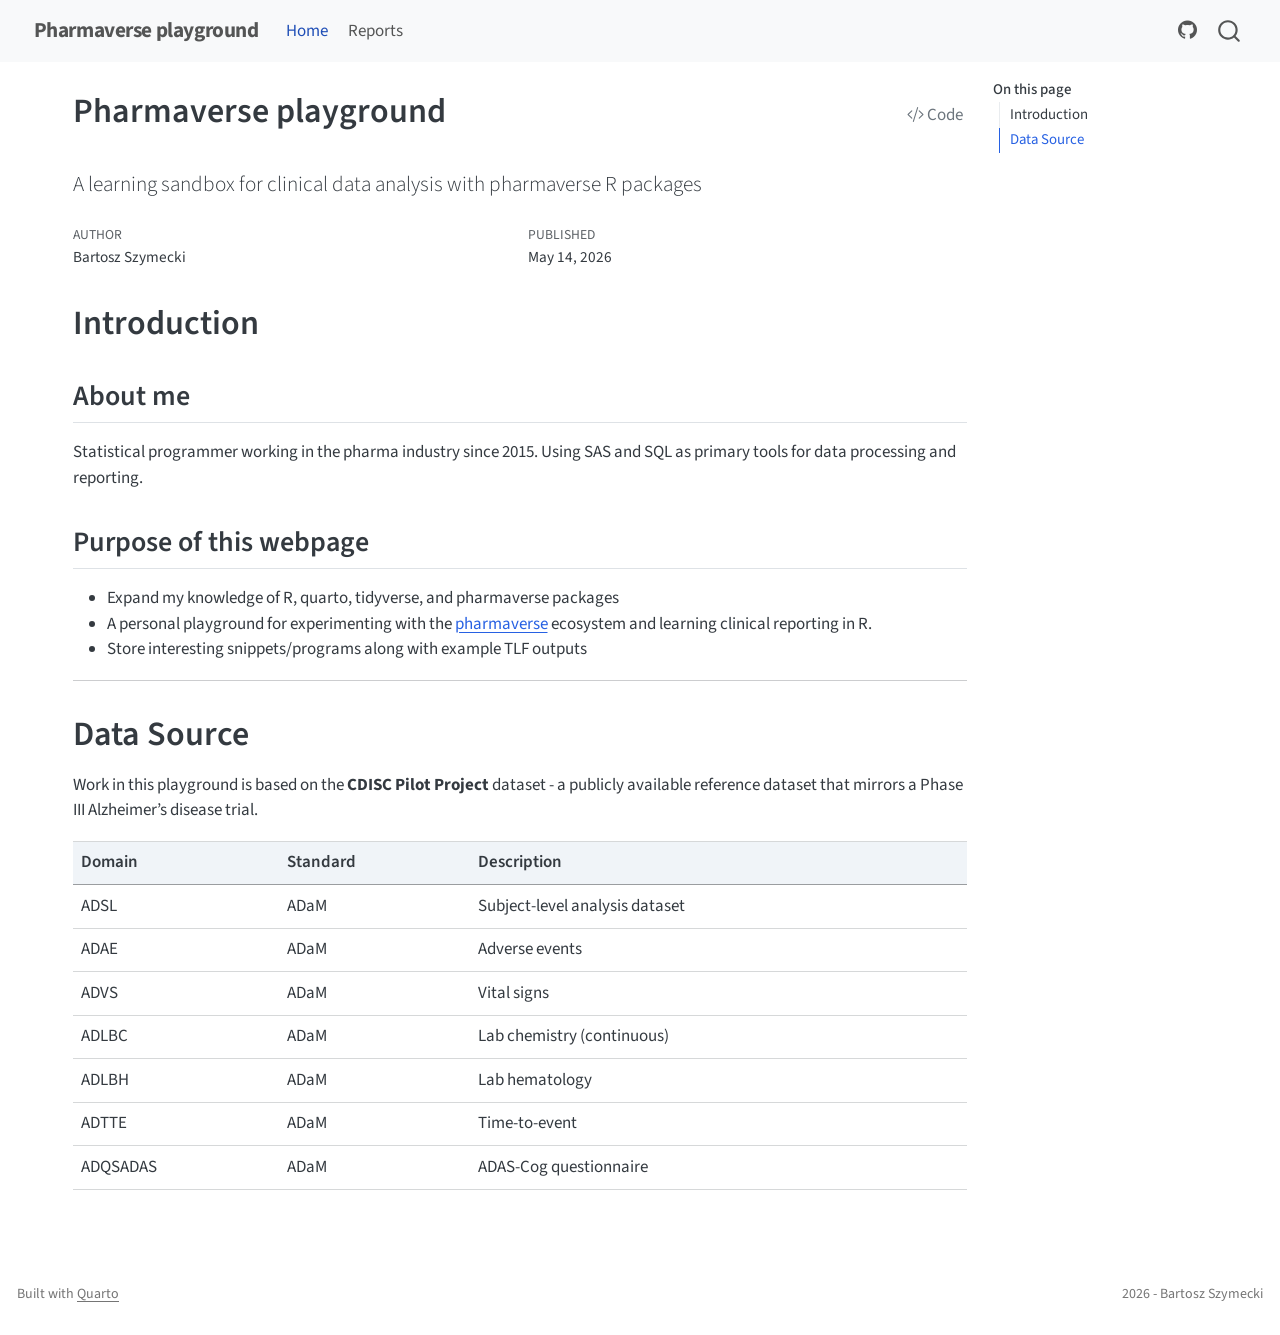
<file: docs/index.html>
<!DOCTYPE html>
<html xmlns="http://www.w3.org/1999/xhtml" lang="en" xml:lang="en"><head>

<meta charset="utf-8">
<meta name="generator" content="quarto-1.8.25">

<meta name="viewport" content="width=device-width, initial-scale=1.0, user-scalable=yes">

<meta name="author" content="Bartosz Szymecki">
<meta name="dcterms.date" content="2026-05-14">

<title>Pharmaverse playground</title>
<style>
code{white-space: pre-wrap;}
span.smallcaps{font-variant: small-caps;}
div.columns{display: flex; gap: min(4vw, 1.5em);}
div.column{flex: auto; overflow-x: auto;}
div.hanging-indent{margin-left: 1.5em; text-indent: -1.5em;}
ul.task-list{list-style: none;}
ul.task-list li input[type="checkbox"] {
  width: 0.8em;
  margin: 0 0.8em 0.2em -1em; /* quarto-specific, see https://github.com/quarto-dev/quarto-cli/issues/4556 */ 
  vertical-align: middle;
}
/* CSS for syntax highlighting */
html { -webkit-text-size-adjust: 100%; }
pre > code.sourceCode { white-space: pre; position: relative; }
pre > code.sourceCode > span { display: inline-block; line-height: 1.25; }
pre > code.sourceCode > span:empty { height: 1.2em; }
.sourceCode { overflow: visible; }
code.sourceCode > span { color: inherit; text-decoration: inherit; }
div.sourceCode { margin: 1em 0; }
pre.sourceCode { margin: 0; }
@media screen {
div.sourceCode { overflow: auto; }
}
@media print {
pre > code.sourceCode { white-space: pre-wrap; }
pre > code.sourceCode > span { text-indent: -5em; padding-left: 5em; }
}
pre.numberSource code
  { counter-reset: source-line 0; }
pre.numberSource code > span
  { position: relative; left: -4em; counter-increment: source-line; }
pre.numberSource code > span > a:first-child::before
  { content: counter(source-line);
    position: relative; left: -1em; text-align: right; vertical-align: baseline;
    border: none; display: inline-block;
    -webkit-touch-callout: none; -webkit-user-select: none;
    -khtml-user-select: none; -moz-user-select: none;
    -ms-user-select: none; user-select: none;
    padding: 0 4px; width: 4em;
  }
pre.numberSource { margin-left: 3em;  padding-left: 4px; }
div.sourceCode
  {   }
@media screen {
pre > code.sourceCode > span > a:first-child::before { text-decoration: underline; }
}
</style>


<script src="site_libs/quarto-nav/quarto-nav.js"></script>
<script src="site_libs/quarto-nav/headroom.min.js"></script>
<script src="site_libs/clipboard/clipboard.min.js"></script>
<script src="site_libs/quarto-search/autocomplete.umd.js"></script>
<script src="site_libs/quarto-search/fuse.min.js"></script>
<script src="site_libs/quarto-search/quarto-search.js"></script>
<meta name="quarto:offset" content="./">
<link href="./assets/favicon.ico" rel="icon">
<script src="site_libs/quarto-html/quarto.js" type="module"></script>
<script src="site_libs/quarto-html/tabsets/tabsets.js" type="module"></script>
<script src="site_libs/quarto-html/axe/axe-check.js" type="module"></script>
<script src="site_libs/quarto-html/popper.min.js"></script>
<script src="site_libs/quarto-html/tippy.umd.min.js"></script>
<script src="site_libs/quarto-html/anchor.min.js"></script>
<link href="site_libs/quarto-html/tippy.css" rel="stylesheet">
<link href="site_libs/quarto-html/quarto-syntax-highlighting-065a5179aebd64318d7ea99d77b64a9e.css" rel="stylesheet" id="quarto-text-highlighting-styles">
<script src="site_libs/bootstrap/bootstrap.min.js"></script>
<link href="site_libs/bootstrap/bootstrap-icons.css" rel="stylesheet">
<link href="site_libs/bootstrap/bootstrap-e0d81f5b98095564a3c0a39beb4727aa.min.css" rel="stylesheet" append-hash="true" id="quarto-bootstrap" data-mode="light">
<script id="quarto-search-options" type="application/json">{
  "location": "navbar",
  "copy-button": false,
  "collapse-after": 3,
  "panel-placement": "end",
  "type": "overlay",
  "limit": 50,
  "keyboard-shortcut": [
    "f",
    "/",
    "s"
  ],
  "show-item-context": false,
  "language": {
    "search-no-results-text": "No results",
    "search-matching-documents-text": "matching documents",
    "search-copy-link-title": "Copy link to search",
    "search-hide-matches-text": "Hide additional matches",
    "search-more-match-text": "more match in this document",
    "search-more-matches-text": "more matches in this document",
    "search-clear-button-title": "Clear",
    "search-text-placeholder": "",
    "search-detached-cancel-button-title": "Cancel",
    "search-submit-button-title": "Submit",
    "search-label": "Search"
  }
}</script>


<link rel="stylesheet" href="assets/styles.css">
</head>

<body class="nav-fixed quarto-light">

<div id="quarto-search-results"></div>
  <header id="quarto-header" class="headroom fixed-top">
    <nav class="navbar navbar-expand-lg " data-bs-theme="dark">
      <div class="navbar-container container-fluid">
      <div class="navbar-brand-container mx-auto">
    <a href="./index.html" class="navbar-brand navbar-brand-logo">
    </a>
    <a class="navbar-brand" href="./index.html">
    <span class="navbar-title">Pharmaverse playground</span>
    </a>
  </div>
            <div id="quarto-search" class="" title="Search"></div>
          <button class="navbar-toggler" type="button" data-bs-toggle="collapse" data-bs-target="#navbarCollapse" aria-controls="navbarCollapse" role="menu" aria-expanded="false" aria-label="Toggle navigation" onclick="if (window.quartoToggleHeadroom) { window.quartoToggleHeadroom(); }">
  <span class="navbar-toggler-icon"></span>
</button>
          <div class="collapse navbar-collapse" id="navbarCollapse">
            <ul class="navbar-nav navbar-nav-scroll me-auto">
  <li class="nav-item">
    <a class="nav-link active" href="./index.html" aria-current="page"> 
<span class="menu-text">Home</span></a>
  </li>  
  <li class="nav-item">
    <a class="nav-link" href="./reports/index.html"> 
<span class="menu-text">Reports</span></a>
  </li>  
</ul>
            <ul class="navbar-nav navbar-nav-scroll ms-auto">
  <li class="nav-item compact">
    <a class="nav-link" href="https://github.com/brtkl/r_002_pharmaverse_playground"> <i class="bi bi-github" role="img">
</i> 
<span class="menu-text"></span></a>
  </li>  
</ul>
          </div> <!-- /navcollapse -->
            <div class="quarto-navbar-tools">
</div>
      </div> <!-- /container-fluid -->
    </nav>
</header>
<!-- content -->
<div id="quarto-content" class="quarto-container page-columns page-rows-contents page-layout-full page-navbar">
<!-- sidebar -->
<!-- margin-sidebar -->
    <div id="quarto-margin-sidebar" class="sidebar margin-sidebar">
        <nav id="TOC" role="doc-toc" class="toc-active">
    <h2 id="toc-title">On this page</h2>
   
  <ul>
  <li><a href="#introduction" id="toc-introduction" class="nav-link active" data-scroll-target="#introduction">Introduction</a>
  <ul class="collapse">
  <li><a href="#about-me" id="toc-about-me" class="nav-link" data-scroll-target="#about-me">About me</a></li>
  <li><a href="#purpose-of-this-webpage" id="toc-purpose-of-this-webpage" class="nav-link" data-scroll-target="#purpose-of-this-webpage">Purpose of this webpage</a></li>
  </ul></li>
  <li><a href="#data-source" id="toc-data-source" class="nav-link" data-scroll-target="#data-source">Data Source</a></li>
  </ul>
</nav>
    </div>
<!-- main -->
<main class="content column-page-left" id="quarto-document-content">

<header id="title-block-header" class="quarto-title-block default">
<div class="quarto-title">
<div class="quarto-title-block"><div><h1 class="title">Pharmaverse playground</h1><button type="button" class="btn code-tools-button" id="quarto-code-tools-source"><i class="bi"></i> Code</button></div></div>
<p class="subtitle lead">A learning sandbox for clinical data analysis with pharmaverse R packages</p>
</div>



<div class="quarto-title-meta column-page-left">

    <div>
    <div class="quarto-title-meta-heading">Author</div>
    <div class="quarto-title-meta-contents">
             <p>Bartosz Szymecki </p>
          </div>
  </div>
    
    <div>
    <div class="quarto-title-meta-heading">Published</div>
    <div class="quarto-title-meta-contents">
      <p class="date">May 14, 2026</p>
    </div>
  </div>
  
    
  </div>
  


</header>


<section id="introduction" class="level1">
<h1>Introduction</h1>
<section id="about-me" class="level2">
<h2 class="anchored" data-anchor-id="about-me">About me</h2>
<p>Statistical programmer working in the pharma industry since 2015. Using SAS and SQL as primary tools for data processing and reporting.</p>
</section>
<section id="purpose-of-this-webpage" class="level2">
<h2 class="anchored" data-anchor-id="purpose-of-this-webpage">Purpose of this webpage</h2>
<ul>
<li>Expand my knowledge of R, quarto, tidyverse, and pharmaverse packages</li>
<li>A personal playground for experimenting with the <a href="https://pharmaverse.org">pharmaverse</a> ecosystem and learning clinical reporting in R.</li>
<li>Store interesting snippets/programs along with example TLF outputs</li>
</ul>
<hr>
</section>
</section>
<section id="data-source" class="level1">
<h1>Data Source</h1>
<p>Work in this playground is based on the <strong>CDISC Pilot Project</strong> dataset - a publicly available reference dataset that mirrors a Phase III Alzheimer’s disease trial.</p>
<table class="caption-top table">
<thead>
<tr class="header">
<th>Domain</th>
<th>Standard</th>
<th>Description</th>
</tr>
</thead>
<tbody>
<tr class="odd">
<td>ADSL</td>
<td>ADaM</td>
<td>Subject-level analysis dataset</td>
</tr>
<tr class="even">
<td>ADAE</td>
<td>ADaM</td>
<td>Adverse events</td>
</tr>
<tr class="odd">
<td>ADVS</td>
<td>ADaM</td>
<td>Vital signs</td>
</tr>
<tr class="even">
<td>ADLBC</td>
<td>ADaM</td>
<td>Lab chemistry (continuous)</td>
</tr>
<tr class="odd">
<td>ADLBH</td>
<td>ADaM</td>
<td>Lab hematology</td>
</tr>
<tr class="even">
<td>ADTTE</td>
<td>ADaM</td>
<td>Time-to-event</td>
</tr>
<tr class="odd">
<td>ADQSADAS</td>
<td>ADaM</td>
<td>ADAS-Cog questionnaire</td>
</tr>
</tbody>
</table>
<!--
---

# Pharmaverse Packages Explored

| Package | Purpose |
|---------|---------|
| [admiral](https://pharmaverse.github.io/admiral/) | ADaM dataset derivation |
| [teal](https://pharmaverse.github.io/teal/) | Interactive Shiny exploratory apps |
| [rtables](https://insightsengineering.github.io/rtables/) | Table structure and rendering |
| [tern](https://insightsengineering.github.io/tern/) | Clinical trial analysis functions |
| [riskmetric](https://pharmaverse.github.io/riskmetric/) | Package risk assessment |
| [gtsummary](https://www.danieldsjoberg.com/gtsummary/) | Publication-ready summary tables |

---
-->


<!-- -->

</section>

</main> <!-- /main -->
<script id="quarto-html-after-body" type="application/javascript">
  window.document.addEventListener("DOMContentLoaded", function (event) {
    const icon = "";
    const anchorJS = new window.AnchorJS();
    anchorJS.options = {
      placement: 'right',
      icon: icon
    };
    anchorJS.add('.anchored');
    const isCodeAnnotation = (el) => {
      for (const clz of el.classList) {
        if (clz.startsWith('code-annotation-')) {                     
          return true;
        }
      }
      return false;
    }
    const onCopySuccess = function(e) {
      // button target
      const button = e.trigger;
      // don't keep focus
      button.blur();
      // flash "checked"
      button.classList.add('code-copy-button-checked');
      var currentTitle = button.getAttribute("title");
      button.setAttribute("title", "Copied!");
      let tooltip;
      if (window.bootstrap) {
        button.setAttribute("data-bs-toggle", "tooltip");
        button.setAttribute("data-bs-placement", "left");
        button.setAttribute("data-bs-title", "Copied!");
        tooltip = new bootstrap.Tooltip(button, 
          { trigger: "manual", 
            customClass: "code-copy-button-tooltip",
            offset: [0, -8]});
        tooltip.show();    
      }
      setTimeout(function() {
        if (tooltip) {
          tooltip.hide();
          button.removeAttribute("data-bs-title");
          button.removeAttribute("data-bs-toggle");
          button.removeAttribute("data-bs-placement");
        }
        button.setAttribute("title", currentTitle);
        button.classList.remove('code-copy-button-checked');
      }, 1000);
      // clear code selection
      e.clearSelection();
    }
    const getTextToCopy = function(trigger) {
      const outerScaffold = trigger.parentElement.cloneNode(true);
      const codeEl = outerScaffold.querySelector('code');
      for (const childEl of codeEl.children) {
        if (isCodeAnnotation(childEl)) {
          childEl.remove();
        }
      }
      return codeEl.innerText;
    }
    const clipboard = new window.ClipboardJS('.code-copy-button:not([data-in-quarto-modal])', {
      text: getTextToCopy
    });
    clipboard.on('success', onCopySuccess);
    if (window.document.getElementById('quarto-embedded-source-code-modal')) {
      const clipboardModal = new window.ClipboardJS('.code-copy-button[data-in-quarto-modal]', {
        text: getTextToCopy,
        container: window.document.getElementById('quarto-embedded-source-code-modal')
      });
      clipboardModal.on('success', onCopySuccess);
    }
    const viewSource = window.document.getElementById('quarto-view-source') ||
                       window.document.getElementById('quarto-code-tools-source');
    if (viewSource) {
      const sourceUrl = viewSource.getAttribute("data-quarto-source-url");
      viewSource.addEventListener("click", function(e) {
        if (sourceUrl) {
          // rstudio viewer pane
          if (/\bcapabilities=\b/.test(window.location)) {
            window.open(sourceUrl);
          } else {
            window.location.href = sourceUrl;
          }
        } else {
          const modal = new bootstrap.Modal(document.getElementById('quarto-embedded-source-code-modal'));
          modal.show();
        }
        return false;
      });
    }
    function toggleCodeHandler(show) {
      return function(e) {
        const detailsSrc = window.document.querySelectorAll(".cell > details > .sourceCode");
        for (let i=0; i<detailsSrc.length; i++) {
          const details = detailsSrc[i].parentElement;
          if (show) {
            details.open = true;
          } else {
            details.removeAttribute("open");
          }
        }
        const cellCodeDivs = window.document.querySelectorAll(".cell > .sourceCode");
        const fromCls = show ? "hidden" : "unhidden";
        const toCls = show ? "unhidden" : "hidden";
        for (let i=0; i<cellCodeDivs.length; i++) {
          const codeDiv = cellCodeDivs[i];
          if (codeDiv.classList.contains(fromCls)) {
            codeDiv.classList.remove(fromCls);
            codeDiv.classList.add(toCls);
          } 
        }
        return false;
      }
    }
    const hideAllCode = window.document.getElementById("quarto-hide-all-code");
    if (hideAllCode) {
      hideAllCode.addEventListener("click", toggleCodeHandler(false));
    }
    const showAllCode = window.document.getElementById("quarto-show-all-code");
    if (showAllCode) {
      showAllCode.addEventListener("click", toggleCodeHandler(true));
    }
      var localhostRegex = new RegExp(/^(?:http|https):\/\/localhost\:?[0-9]*\//);
      var mailtoRegex = new RegExp(/^mailto:/);
        var filterRegex = new RegExp('/' + window.location.host + '/');
      var isInternal = (href) => {
          return filterRegex.test(href) || localhostRegex.test(href) || mailtoRegex.test(href);
      }
      // Inspect non-navigation links and adorn them if external
     var links = window.document.querySelectorAll('a[href]:not(.nav-link):not(.navbar-brand):not(.toc-action):not(.sidebar-link):not(.sidebar-item-toggle):not(.pagination-link):not(.no-external):not([aria-hidden]):not(.dropdown-item):not(.quarto-navigation-tool):not(.about-link)');
      for (var i=0; i<links.length; i++) {
        const link = links[i];
        if (!isInternal(link.href)) {
          // undo the damage that might have been done by quarto-nav.js in the case of
          // links that we want to consider external
          if (link.dataset.originalHref !== undefined) {
            link.href = link.dataset.originalHref;
          }
        }
      }
    function tippyHover(el, contentFn, onTriggerFn, onUntriggerFn) {
      const config = {
        allowHTML: true,
        maxWidth: 500,
        delay: 100,
        arrow: false,
        appendTo: function(el) {
            return el.parentElement;
        },
        interactive: true,
        interactiveBorder: 10,
        theme: 'quarto',
        placement: 'bottom-start',
      };
      if (contentFn) {
        config.content = contentFn;
      }
      if (onTriggerFn) {
        config.onTrigger = onTriggerFn;
      }
      if (onUntriggerFn) {
        config.onUntrigger = onUntriggerFn;
      }
      window.tippy(el, config); 
    }
    const noterefs = window.document.querySelectorAll('a[role="doc-noteref"]');
    for (var i=0; i<noterefs.length; i++) {
      const ref = noterefs[i];
      tippyHover(ref, function() {
        // use id or data attribute instead here
        let href = ref.getAttribute('data-footnote-href') || ref.getAttribute('href');
        try { href = new URL(href).hash; } catch {}
        const id = href.replace(/^#\/?/, "");
        const note = window.document.getElementById(id);
        if (note) {
          return note.innerHTML;
        } else {
          return "";
        }
      });
    }
    const xrefs = window.document.querySelectorAll('a.quarto-xref');
    const processXRef = (id, note) => {
      // Strip column container classes
      const stripColumnClz = (el) => {
        el.classList.remove("page-full", "page-columns");
        if (el.children) {
          for (const child of el.children) {
            stripColumnClz(child);
          }
        }
      }
      stripColumnClz(note)
      if (id === null || id.startsWith('sec-')) {
        // Special case sections, only their first couple elements
        const container = document.createElement("div");
        if (note.children && note.children.length > 2) {
          container.appendChild(note.children[0].cloneNode(true));
          for (let i = 1; i < note.children.length; i++) {
            const child = note.children[i];
            if (child.tagName === "P" && child.innerText === "") {
              continue;
            } else {
              container.appendChild(child.cloneNode(true));
              break;
            }
          }
          if (window.Quarto?.typesetMath) {
            window.Quarto.typesetMath(container);
          }
          return container.innerHTML
        } else {
          if (window.Quarto?.typesetMath) {
            window.Quarto.typesetMath(note);
          }
          return note.innerHTML;
        }
      } else {
        // Remove any anchor links if they are present
        const anchorLink = note.querySelector('a.anchorjs-link');
        if (anchorLink) {
          anchorLink.remove();
        }
        if (window.Quarto?.typesetMath) {
          window.Quarto.typesetMath(note);
        }
        if (note.classList.contains("callout")) {
          return note.outerHTML;
        } else {
          return note.innerHTML;
        }
      }
    }
    for (var i=0; i<xrefs.length; i++) {
      const xref = xrefs[i];
      tippyHover(xref, undefined, function(instance) {
        instance.disable();
        let url = xref.getAttribute('href');
        let hash = undefined; 
        if (url.startsWith('#')) {
          hash = url;
        } else {
          try { hash = new URL(url).hash; } catch {}
        }
        if (hash) {
          const id = hash.replace(/^#\/?/, "");
          const note = window.document.getElementById(id);
          if (note !== null) {
            try {
              const html = processXRef(id, note.cloneNode(true));
              instance.setContent(html);
            } finally {
              instance.enable();
              instance.show();
            }
          } else {
            // See if we can fetch this
            fetch(url.split('#')[0])
            .then(res => res.text())
            .then(html => {
              const parser = new DOMParser();
              const htmlDoc = parser.parseFromString(html, "text/html");
              const note = htmlDoc.getElementById(id);
              if (note !== null) {
                const html = processXRef(id, note);
                instance.setContent(html);
              } 
            }).finally(() => {
              instance.enable();
              instance.show();
            });
          }
        } else {
          // See if we can fetch a full url (with no hash to target)
          // This is a special case and we should probably do some content thinning / targeting
          fetch(url)
          .then(res => res.text())
          .then(html => {
            const parser = new DOMParser();
            const htmlDoc = parser.parseFromString(html, "text/html");
            const note = htmlDoc.querySelector('main.content');
            if (note !== null) {
              // This should only happen for chapter cross references
              // (since there is no id in the URL)
              // remove the first header
              if (note.children.length > 0 && note.children[0].tagName === "HEADER") {
                note.children[0].remove();
              }
              const html = processXRef(null, note);
              instance.setContent(html);
            } 
          }).finally(() => {
            instance.enable();
            instance.show();
          });
        }
      }, function(instance) {
      });
    }
        let selectedAnnoteEl;
        const selectorForAnnotation = ( cell, annotation) => {
          let cellAttr = 'data-code-cell="' + cell + '"';
          let lineAttr = 'data-code-annotation="' +  annotation + '"';
          const selector = 'span[' + cellAttr + '][' + lineAttr + ']';
          return selector;
        }
        const selectCodeLines = (annoteEl) => {
          const doc = window.document;
          const targetCell = annoteEl.getAttribute("data-target-cell");
          const targetAnnotation = annoteEl.getAttribute("data-target-annotation");
          const annoteSpan = window.document.querySelector(selectorForAnnotation(targetCell, targetAnnotation));
          const lines = annoteSpan.getAttribute("data-code-lines").split(",");
          const lineIds = lines.map((line) => {
            return targetCell + "-" + line;
          })
          let top = null;
          let height = null;
          let parent = null;
          if (lineIds.length > 0) {
              //compute the position of the single el (top and bottom and make a div)
              const el = window.document.getElementById(lineIds[0]);
              top = el.offsetTop;
              height = el.offsetHeight;
              parent = el.parentElement.parentElement;
            if (lineIds.length > 1) {
              const lastEl = window.document.getElementById(lineIds[lineIds.length - 1]);
              const bottom = lastEl.offsetTop + lastEl.offsetHeight;
              height = bottom - top;
            }
            if (top !== null && height !== null && parent !== null) {
              // cook up a div (if necessary) and position it 
              let div = window.document.getElementById("code-annotation-line-highlight");
              if (div === null) {
                div = window.document.createElement("div");
                div.setAttribute("id", "code-annotation-line-highlight");
                div.style.position = 'absolute';
                parent.appendChild(div);
              }
              div.style.top = top - 2 + "px";
              div.style.height = height + 4 + "px";
              div.style.left = 0;
              let gutterDiv = window.document.getElementById("code-annotation-line-highlight-gutter");
              if (gutterDiv === null) {
                gutterDiv = window.document.createElement("div");
                gutterDiv.setAttribute("id", "code-annotation-line-highlight-gutter");
                gutterDiv.style.position = 'absolute';
                const codeCell = window.document.getElementById(targetCell);
                const gutter = codeCell.querySelector('.code-annotation-gutter');
                gutter.appendChild(gutterDiv);
              }
              gutterDiv.style.top = top - 2 + "px";
              gutterDiv.style.height = height + 4 + "px";
            }
            selectedAnnoteEl = annoteEl;
          }
        };
        const unselectCodeLines = () => {
          const elementsIds = ["code-annotation-line-highlight", "code-annotation-line-highlight-gutter"];
          elementsIds.forEach((elId) => {
            const div = window.document.getElementById(elId);
            if (div) {
              div.remove();
            }
          });
          selectedAnnoteEl = undefined;
        };
          // Handle positioning of the toggle
      window.addEventListener(
        "resize",
        throttle(() => {
          elRect = undefined;
          if (selectedAnnoteEl) {
            selectCodeLines(selectedAnnoteEl);
          }
        }, 10)
      );
      function throttle(fn, ms) {
      let throttle = false;
      let timer;
        return (...args) => {
          if(!throttle) { // first call gets through
              fn.apply(this, args);
              throttle = true;
          } else { // all the others get throttled
              if(timer) clearTimeout(timer); // cancel #2
              timer = setTimeout(() => {
                fn.apply(this, args);
                timer = throttle = false;
              }, ms);
          }
        };
      }
        // Attach click handler to the DT
        const annoteDls = window.document.querySelectorAll('dt[data-target-cell]');
        for (const annoteDlNode of annoteDls) {
          annoteDlNode.addEventListener('click', (event) => {
            const clickedEl = event.target;
            if (clickedEl !== selectedAnnoteEl) {
              unselectCodeLines();
              const activeEl = window.document.querySelector('dt[data-target-cell].code-annotation-active');
              if (activeEl) {
                activeEl.classList.remove('code-annotation-active');
              }
              selectCodeLines(clickedEl);
              clickedEl.classList.add('code-annotation-active');
            } else {
              // Unselect the line
              unselectCodeLines();
              clickedEl.classList.remove('code-annotation-active');
            }
          });
        }
    const findCites = (el) => {
      const parentEl = el.parentElement;
      if (parentEl) {
        const cites = parentEl.dataset.cites;
        if (cites) {
          return {
            el,
            cites: cites.split(' ')
          };
        } else {
          return findCites(el.parentElement)
        }
      } else {
        return undefined;
      }
    };
    var bibliorefs = window.document.querySelectorAll('a[role="doc-biblioref"]');
    for (var i=0; i<bibliorefs.length; i++) {
      const ref = bibliorefs[i];
      const citeInfo = findCites(ref);
      if (citeInfo) {
        tippyHover(citeInfo.el, function() {
          var popup = window.document.createElement('div');
          citeInfo.cites.forEach(function(cite) {
            var citeDiv = window.document.createElement('div');
            citeDiv.classList.add('hanging-indent');
            citeDiv.classList.add('csl-entry');
            var biblioDiv = window.document.getElementById('ref-' + cite);
            if (biblioDiv) {
              citeDiv.innerHTML = biblioDiv.innerHTML;
            }
            popup.appendChild(citeDiv);
          });
          return popup.innerHTML;
        });
      }
    }
  });
  </script><div class="modal fade" id="quarto-embedded-source-code-modal" tabindex="-1" aria-labelledby="quarto-embedded-source-code-modal-label" aria-hidden="true"><div class="modal-dialog modal-dialog-scrollable"><div class="modal-content"><div class="modal-header"><h5 class="modal-title" id="quarto-embedded-source-code-modal-label">Source Code</h5><button class="btn-close" data-bs-dismiss="modal"></button></div><div class="modal-body"><div class="">
<div class="code-copy-outer-scaffold"><div class="sourceCode" id="cb1" data-shortcodes="false"><pre class="sourceCode markdown code-with-copy"><code class="sourceCode markdown"><span id="cb1-1"><a href="#cb1-1" aria-hidden="true" tabindex="-1"></a><span class="co">---</span></span>
<span id="cb1-2"><a href="#cb1-2" aria-hidden="true" tabindex="-1"></a><span class="an">title:</span><span class="co"> "Pharmaverse playground"</span></span>
<span id="cb1-3"><a href="#cb1-3" aria-hidden="true" tabindex="-1"></a><span class="an">subtitle:</span><span class="co"> "A learning sandbox for clinical data analysis with pharmaverse R packages"</span></span>
<span id="cb1-4"><a href="#cb1-4" aria-hidden="true" tabindex="-1"></a><span class="an">author:</span><span class="co"> "Bartosz Szymecki"</span></span>
<span id="cb1-5"><a href="#cb1-5" aria-hidden="true" tabindex="-1"></a><span class="an">date:</span><span class="co"> "2026-05-14"</span></span>
<span id="cb1-6"><a href="#cb1-6" aria-hidden="true" tabindex="-1"></a><span class="an">page-layout:</span><span class="co"> full</span></span>
<span id="cb1-7"><a href="#cb1-7" aria-hidden="true" tabindex="-1"></a><span class="co">---</span></span>
<span id="cb1-8"><a href="#cb1-8" aria-hidden="true" tabindex="-1"></a></span>
<span id="cb1-9"><a href="#cb1-9" aria-hidden="true" tabindex="-1"></a><span class="fu"># Introduction</span></span>
<span id="cb1-10"><a href="#cb1-10" aria-hidden="true" tabindex="-1"></a></span>
<span id="cb1-11"><a href="#cb1-11" aria-hidden="true" tabindex="-1"></a><span class="fu">## About me</span></span>
<span id="cb1-12"><a href="#cb1-12" aria-hidden="true" tabindex="-1"></a></span>
<span id="cb1-13"><a href="#cb1-13" aria-hidden="true" tabindex="-1"></a>Statistical programmer working in the pharma industry since 2015. Using SAS and SQL as primary tools for data processing and reporting. </span>
<span id="cb1-14"><a href="#cb1-14" aria-hidden="true" tabindex="-1"></a></span>
<span id="cb1-15"><a href="#cb1-15" aria-hidden="true" tabindex="-1"></a><span class="fu">## Purpose of this webpage</span></span>
<span id="cb1-16"><a href="#cb1-16" aria-hidden="true" tabindex="-1"></a></span>
<span id="cb1-17"><a href="#cb1-17" aria-hidden="true" tabindex="-1"></a><span class="ss">- </span>Expand my knowledge of R, quarto, tidyverse, and pharmaverse packages</span>
<span id="cb1-18"><a href="#cb1-18" aria-hidden="true" tabindex="-1"></a><span class="ss">- </span>A personal playground for experimenting with the <span class="co">[</span><span class="ot">pharmaverse</span><span class="co">](https://pharmaverse.org)</span> ecosystem and learning clinical reporting in R.</span>
<span id="cb1-19"><a href="#cb1-19" aria-hidden="true" tabindex="-1"></a><span class="ss">- </span>Store interesting snippets/programs along with example TLF outputs </span>
<span id="cb1-20"><a href="#cb1-20" aria-hidden="true" tabindex="-1"></a></span>
<span id="cb1-21"><a href="#cb1-21" aria-hidden="true" tabindex="-1"></a>---</span>
<span id="cb1-22"><a href="#cb1-22" aria-hidden="true" tabindex="-1"></a></span>
<span id="cb1-23"><a href="#cb1-23" aria-hidden="true" tabindex="-1"></a><span class="fu"># Data Source</span></span>
<span id="cb1-24"><a href="#cb1-24" aria-hidden="true" tabindex="-1"></a></span>
<span id="cb1-25"><a href="#cb1-25" aria-hidden="true" tabindex="-1"></a>Work in this playground is based on the **CDISC Pilot Project** dataset - a publicly available reference dataset that mirrors a Phase III Alzheimer's disease trial.</span>
<span id="cb1-26"><a href="#cb1-26" aria-hidden="true" tabindex="-1"></a></span>
<span id="cb1-27"><a href="#cb1-27" aria-hidden="true" tabindex="-1"></a><span class="pp">|</span> Domain <span class="pp">|</span> Standard <span class="pp">|</span> Description <span class="pp">|</span></span>
<span id="cb1-28"><a href="#cb1-28" aria-hidden="true" tabindex="-1"></a><span class="pp">|--------|----------|-------------|</span></span>
<span id="cb1-29"><a href="#cb1-29" aria-hidden="true" tabindex="-1"></a><span class="pp">|</span> ADSL   <span class="pp">|</span> ADaM     <span class="pp">|</span> Subject-level analysis dataset <span class="pp">|</span></span>
<span id="cb1-30"><a href="#cb1-30" aria-hidden="true" tabindex="-1"></a><span class="pp">|</span> ADAE   <span class="pp">|</span> ADaM     <span class="pp">|</span> Adverse events <span class="pp">|</span></span>
<span id="cb1-31"><a href="#cb1-31" aria-hidden="true" tabindex="-1"></a><span class="pp">|</span> ADVS   <span class="pp">|</span> ADaM     <span class="pp">|</span> Vital signs <span class="pp">|</span></span>
<span id="cb1-32"><a href="#cb1-32" aria-hidden="true" tabindex="-1"></a><span class="pp">|</span> ADLBC  <span class="pp">|</span> ADaM     <span class="pp">|</span> Lab chemistry (continuous) <span class="pp">|</span></span>
<span id="cb1-33"><a href="#cb1-33" aria-hidden="true" tabindex="-1"></a><span class="pp">|</span> ADLBH  <span class="pp">|</span> ADaM     <span class="pp">|</span> Lab hematology <span class="pp">|</span></span>
<span id="cb1-34"><a href="#cb1-34" aria-hidden="true" tabindex="-1"></a><span class="pp">|</span> ADTTE  <span class="pp">|</span> ADaM     <span class="pp">|</span> Time-to-event <span class="pp">|</span></span>
<span id="cb1-35"><a href="#cb1-35" aria-hidden="true" tabindex="-1"></a><span class="pp">|</span> ADQSADAS <span class="pp">|</span> ADaM   <span class="pp">|</span> ADAS-Cog questionnaire <span class="pp">|</span></span>
<span id="cb1-36"><a href="#cb1-36" aria-hidden="true" tabindex="-1"></a></span>
<span id="cb1-37"><a href="#cb1-37" aria-hidden="true" tabindex="-1"></a><span class="co">&lt;!--</span></span>
<span id="cb1-38"><a href="#cb1-38" aria-hidden="true" tabindex="-1"></a><span class="co">---</span></span>
<span id="cb1-39"><a href="#cb1-39" aria-hidden="true" tabindex="-1"></a></span>
<span id="cb1-40"><a href="#cb1-40" aria-hidden="true" tabindex="-1"></a><span class="co"># Pharmaverse Packages Explored</span></span>
<span id="cb1-41"><a href="#cb1-41" aria-hidden="true" tabindex="-1"></a></span>
<span id="cb1-42"><a href="#cb1-42" aria-hidden="true" tabindex="-1"></a><span class="co">| Package | Purpose |</span></span>
<span id="cb1-43"><a href="#cb1-43" aria-hidden="true" tabindex="-1"></a><span class="co">|---------|---------|</span></span>
<span id="cb1-44"><a href="#cb1-44" aria-hidden="true" tabindex="-1"></a><span class="co">| [admiral](https://pharmaverse.github.io/admiral/) | ADaM dataset derivation |</span></span>
<span id="cb1-45"><a href="#cb1-45" aria-hidden="true" tabindex="-1"></a><span class="co">| [teal](https://pharmaverse.github.io/teal/) | Interactive Shiny exploratory apps |</span></span>
<span id="cb1-46"><a href="#cb1-46" aria-hidden="true" tabindex="-1"></a><span class="co">| [rtables](https://insightsengineering.github.io/rtables/) | Table structure and rendering |</span></span>
<span id="cb1-47"><a href="#cb1-47" aria-hidden="true" tabindex="-1"></a><span class="co">| [tern](https://insightsengineering.github.io/tern/) | Clinical trial analysis functions |</span></span>
<span id="cb1-48"><a href="#cb1-48" aria-hidden="true" tabindex="-1"></a><span class="co">| [riskmetric](https://pharmaverse.github.io/riskmetric/) | Package risk assessment |</span></span>
<span id="cb1-49"><a href="#cb1-49" aria-hidden="true" tabindex="-1"></a><span class="co">| [gtsummary](https://www.danieldsjoberg.com/gtsummary/) | Publication-ready summary tables |</span></span>
<span id="cb1-50"><a href="#cb1-50" aria-hidden="true" tabindex="-1"></a></span>
<span id="cb1-51"><a href="#cb1-51" aria-hidden="true" tabindex="-1"></a><span class="co">---</span></span>
<span id="cb1-52"><a href="#cb1-52" aria-hidden="true" tabindex="-1"></a><span class="co">--&gt;</span></span></code></pre></div><button title="Copy to Clipboard" class="code-copy-button" data-in-quarto-modal=""><i class="bi"></i></button></div>
</div></div></div></div></div>
</div> <!-- /content -->
<footer class="footer">
  <div class="nav-footer">
    <div class="nav-footer-left">
<p>Built with <a href="https://quarto.org">Quarto</a></p>
</div>   
    <div class="nav-footer-center">
      &nbsp;
    </div>
    <div class="nav-footer-right">
<p>2026 - Bartosz Szymecki</p>
</div>
  </div>
</footer>




</body></html>
</file>
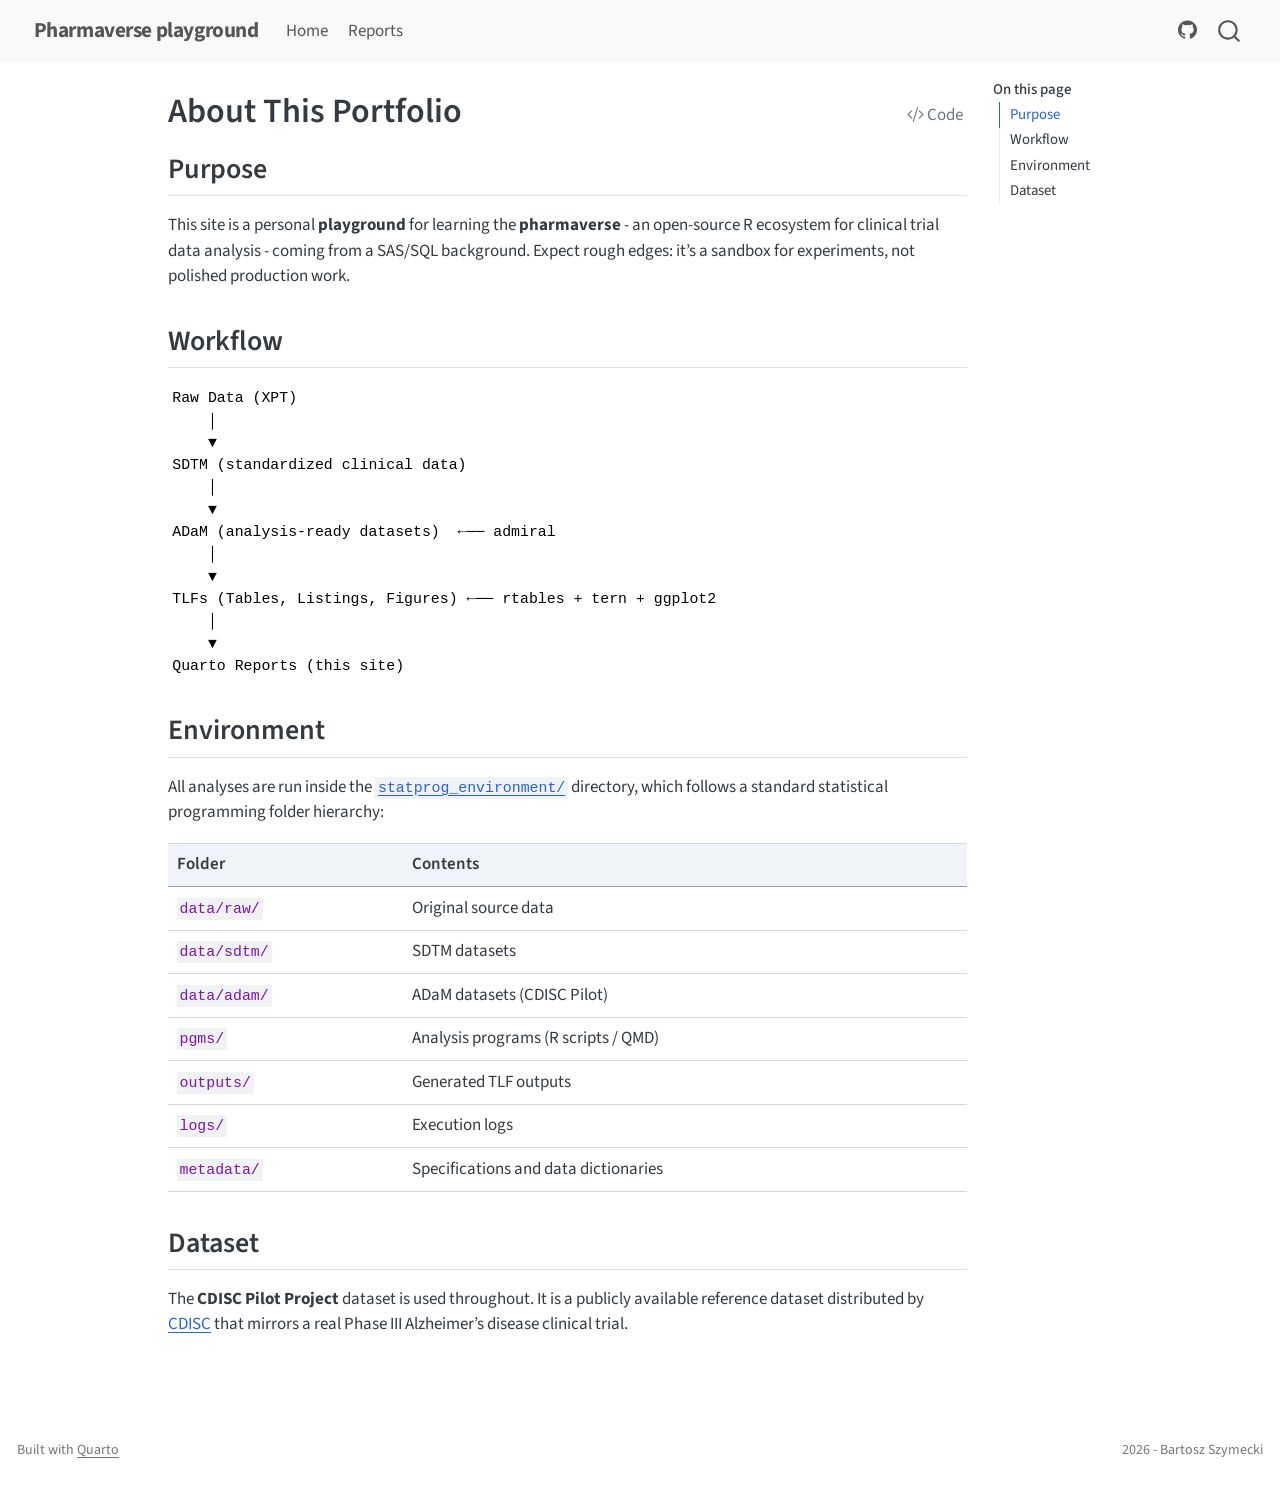
<file: docs/about.html>
<!DOCTYPE html>
<html xmlns="http://www.w3.org/1999/xhtml" lang="en" xml:lang="en"><head>

<meta charset="utf-8">
<meta name="generator" content="quarto-1.8.25">

<meta name="viewport" content="width=device-width, initial-scale=1.0, user-scalable=yes">


<title>About This Portfolio – Pharmaverse playground</title>
<style>
code{white-space: pre-wrap;}
span.smallcaps{font-variant: small-caps;}
div.columns{display: flex; gap: min(4vw, 1.5em);}
div.column{flex: auto; overflow-x: auto;}
div.hanging-indent{margin-left: 1.5em; text-indent: -1.5em;}
ul.task-list{list-style: none;}
ul.task-list li input[type="checkbox"] {
  width: 0.8em;
  margin: 0 0.8em 0.2em -1em; /* quarto-specific, see https://github.com/quarto-dev/quarto-cli/issues/4556 */ 
  vertical-align: middle;
}
/* CSS for syntax highlighting */
html { -webkit-text-size-adjust: 100%; }
pre > code.sourceCode { white-space: pre; position: relative; }
pre > code.sourceCode > span { display: inline-block; line-height: 1.25; }
pre > code.sourceCode > span:empty { height: 1.2em; }
.sourceCode { overflow: visible; }
code.sourceCode > span { color: inherit; text-decoration: inherit; }
div.sourceCode { margin: 1em 0; }
pre.sourceCode { margin: 0; }
@media screen {
div.sourceCode { overflow: auto; }
}
@media print {
pre > code.sourceCode { white-space: pre-wrap; }
pre > code.sourceCode > span { text-indent: -5em; padding-left: 5em; }
}
pre.numberSource code
  { counter-reset: source-line 0; }
pre.numberSource code > span
  { position: relative; left: -4em; counter-increment: source-line; }
pre.numberSource code > span > a:first-child::before
  { content: counter(source-line);
    position: relative; left: -1em; text-align: right; vertical-align: baseline;
    border: none; display: inline-block;
    -webkit-touch-callout: none; -webkit-user-select: none;
    -khtml-user-select: none; -moz-user-select: none;
    -ms-user-select: none; user-select: none;
    padding: 0 4px; width: 4em;
  }
pre.numberSource { margin-left: 3em;  padding-left: 4px; }
div.sourceCode
  {   }
@media screen {
pre > code.sourceCode > span > a:first-child::before { text-decoration: underline; }
}
</style>


<script src="site_libs/quarto-nav/quarto-nav.js"></script>
<script src="site_libs/quarto-nav/headroom.min.js"></script>
<script src="site_libs/clipboard/clipboard.min.js"></script>
<script src="site_libs/quarto-search/autocomplete.umd.js"></script>
<script src="site_libs/quarto-search/fuse.min.js"></script>
<script src="site_libs/quarto-search/quarto-search.js"></script>
<meta name="quarto:offset" content="./">
<link href="./assets/favicon.ico" rel="icon">
<script src="site_libs/quarto-html/quarto.js" type="module"></script>
<script src="site_libs/quarto-html/tabsets/tabsets.js" type="module"></script>
<script src="site_libs/quarto-html/axe/axe-check.js" type="module"></script>
<script src="site_libs/quarto-html/popper.min.js"></script>
<script src="site_libs/quarto-html/tippy.umd.min.js"></script>
<script src="site_libs/quarto-html/anchor.min.js"></script>
<link href="site_libs/quarto-html/tippy.css" rel="stylesheet">
<link href="site_libs/quarto-html/quarto-syntax-highlighting-065a5179aebd64318d7ea99d77b64a9e.css" rel="stylesheet" id="quarto-text-highlighting-styles">
<script src="site_libs/bootstrap/bootstrap.min.js"></script>
<link href="site_libs/bootstrap/bootstrap-icons.css" rel="stylesheet">
<link href="site_libs/bootstrap/bootstrap-e0d81f5b98095564a3c0a39beb4727aa.min.css" rel="stylesheet" append-hash="true" id="quarto-bootstrap" data-mode="light">
<script id="quarto-search-options" type="application/json">{
  "location": "navbar",
  "copy-button": false,
  "collapse-after": 3,
  "panel-placement": "end",
  "type": "overlay",
  "limit": 50,
  "keyboard-shortcut": [
    "f",
    "/",
    "s"
  ],
  "show-item-context": false,
  "language": {
    "search-no-results-text": "No results",
    "search-matching-documents-text": "matching documents",
    "search-copy-link-title": "Copy link to search",
    "search-hide-matches-text": "Hide additional matches",
    "search-more-match-text": "more match in this document",
    "search-more-matches-text": "more matches in this document",
    "search-clear-button-title": "Clear",
    "search-text-placeholder": "",
    "search-detached-cancel-button-title": "Cancel",
    "search-submit-button-title": "Submit",
    "search-label": "Search"
  }
}</script>


<link rel="stylesheet" href="assets/styles.css">
</head>

<body class="nav-fixed quarto-light">

<div id="quarto-search-results"></div>
  <header id="quarto-header" class="headroom fixed-top">
    <nav class="navbar navbar-expand-lg " data-bs-theme="dark">
      <div class="navbar-container container-fluid">
      <div class="navbar-brand-container mx-auto">
    <a href="./index.html" class="navbar-brand navbar-brand-logo">
    </a>
    <a class="navbar-brand" href="./index.html">
    <span class="navbar-title">Pharmaverse playground</span>
    </a>
  </div>
            <div id="quarto-search" class="" title="Search"></div>
          <button class="navbar-toggler" type="button" data-bs-toggle="collapse" data-bs-target="#navbarCollapse" aria-controls="navbarCollapse" role="menu" aria-expanded="false" aria-label="Toggle navigation" onclick="if (window.quartoToggleHeadroom) { window.quartoToggleHeadroom(); }">
  <span class="navbar-toggler-icon"></span>
</button>
          <div class="collapse navbar-collapse" id="navbarCollapse">
            <ul class="navbar-nav navbar-nav-scroll me-auto">
  <li class="nav-item">
    <a class="nav-link" href="./index.html"> 
<span class="menu-text">Home</span></a>
  </li>  
  <li class="nav-item">
    <a class="nav-link" href="./reports/index.html"> 
<span class="menu-text">Reports</span></a>
  </li>  
</ul>
            <ul class="navbar-nav navbar-nav-scroll ms-auto">
  <li class="nav-item compact">
    <a class="nav-link" href="https://github.com/brtkl/r_002_pharmaverse_playground"> <i class="bi bi-github" role="img">
</i> 
<span class="menu-text"></span></a>
  </li>  
</ul>
          </div> <!-- /navcollapse -->
            <div class="quarto-navbar-tools">
</div>
      </div> <!-- /container-fluid -->
    </nav>
</header>
<!-- content -->
<div id="quarto-content" class="quarto-container page-columns page-rows-contents page-layout-article page-navbar">
<!-- sidebar -->
<!-- margin-sidebar -->
    <div id="quarto-margin-sidebar" class="sidebar margin-sidebar">
        <nav id="TOC" role="doc-toc" class="toc-active">
    <h2 id="toc-title">On this page</h2>
   
  <ul>
  <li><a href="#purpose" id="toc-purpose" class="nav-link active" data-scroll-target="#purpose">Purpose</a></li>
  <li><a href="#workflow" id="toc-workflow" class="nav-link" data-scroll-target="#workflow">Workflow</a></li>
  <li><a href="#environment" id="toc-environment" class="nav-link" data-scroll-target="#environment">Environment</a></li>
  <li><a href="#dataset" id="toc-dataset" class="nav-link" data-scroll-target="#dataset">Dataset</a></li>
  </ul>
</nav>
    </div>
<!-- main -->
<main class="content" id="quarto-document-content">

<header id="title-block-header" class="quarto-title-block default">
<div class="quarto-title">
<div class="quarto-title-block"><div><h1 class="title">About This Portfolio</h1><button type="button" class="btn code-tools-button" id="quarto-code-tools-source"><i class="bi"></i> Code</button></div></div>
</div>



<div class="quarto-title-meta">

    
  
    
  </div>
  


</header>


<section id="purpose" class="level2">
<h2 class="anchored" data-anchor-id="purpose">Purpose</h2>
<p>This site is a personal <strong>playground</strong> for learning the <strong>pharmaverse</strong> - an open-source R ecosystem for clinical trial data analysis - coming from a SAS/SQL background. Expect rough edges: it’s a sandbox for experiments, not polished production work.</p>
</section>
<section id="workflow" class="level2">
<h2 class="anchored" data-anchor-id="workflow">Workflow</h2>
<pre><code>Raw Data (XPT)
    │
    ▼
SDTM (standardized clinical data)
    │
    ▼
ADaM (analysis-ready datasets)  ←── admiral
    │
    ▼
TLFs (Tables, Listings, Figures) ←── rtables + tern + ggplot2
    │
    ▼
Quarto Reports (this site)</code></pre>
</section>
<section id="environment" class="level2">
<h2 class="anchored" data-anchor-id="environment">Environment</h2>
<p>All analyses are run inside the <a href="https://github.com/brtkl/r_002_pharmaverse_playground/tree/main/statprog_environment"><code>statprog_environment/</code></a> directory, which follows a standard statistical programming folder hierarchy:</p>
<table class="caption-top table">
<thead>
<tr class="header">
<th>Folder</th>
<th>Contents</th>
</tr>
</thead>
<tbody>
<tr class="odd">
<td><code>data/raw/</code></td>
<td>Original source data</td>
</tr>
<tr class="even">
<td><code>data/sdtm/</code></td>
<td>SDTM datasets</td>
</tr>
<tr class="odd">
<td><code>data/adam/</code></td>
<td>ADaM datasets (CDISC Pilot)</td>
</tr>
<tr class="even">
<td><code>pgms/</code></td>
<td>Analysis programs (R scripts / QMD)</td>
</tr>
<tr class="odd">
<td><code>outputs/</code></td>
<td>Generated TLF outputs</td>
</tr>
<tr class="even">
<td><code>logs/</code></td>
<td>Execution logs</td>
</tr>
<tr class="odd">
<td><code>metadata/</code></td>
<td>Specifications and data dictionaries</td>
</tr>
</tbody>
</table>
</section>
<section id="dataset" class="level2">
<h2 class="anchored" data-anchor-id="dataset">Dataset</h2>
<p>The <strong>CDISC Pilot Project</strong> dataset is used throughout. It is a publicly available reference dataset distributed by <a href="https://www.cdisc.org/">CDISC</a> that mirrors a real Phase III Alzheimer’s disease clinical trial.</p>


<!-- -->

</section>

</main> <!-- /main -->
<script id="quarto-html-after-body" type="application/javascript">
  window.document.addEventListener("DOMContentLoaded", function (event) {
    const icon = "";
    const anchorJS = new window.AnchorJS();
    anchorJS.options = {
      placement: 'right',
      icon: icon
    };
    anchorJS.add('.anchored');
    const isCodeAnnotation = (el) => {
      for (const clz of el.classList) {
        if (clz.startsWith('code-annotation-')) {                     
          return true;
        }
      }
      return false;
    }
    const onCopySuccess = function(e) {
      // button target
      const button = e.trigger;
      // don't keep focus
      button.blur();
      // flash "checked"
      button.classList.add('code-copy-button-checked');
      var currentTitle = button.getAttribute("title");
      button.setAttribute("title", "Copied!");
      let tooltip;
      if (window.bootstrap) {
        button.setAttribute("data-bs-toggle", "tooltip");
        button.setAttribute("data-bs-placement", "left");
        button.setAttribute("data-bs-title", "Copied!");
        tooltip = new bootstrap.Tooltip(button, 
          { trigger: "manual", 
            customClass: "code-copy-button-tooltip",
            offset: [0, -8]});
        tooltip.show();    
      }
      setTimeout(function() {
        if (tooltip) {
          tooltip.hide();
          button.removeAttribute("data-bs-title");
          button.removeAttribute("data-bs-toggle");
          button.removeAttribute("data-bs-placement");
        }
        button.setAttribute("title", currentTitle);
        button.classList.remove('code-copy-button-checked');
      }, 1000);
      // clear code selection
      e.clearSelection();
    }
    const getTextToCopy = function(trigger) {
      const outerScaffold = trigger.parentElement.cloneNode(true);
      const codeEl = outerScaffold.querySelector('code');
      for (const childEl of codeEl.children) {
        if (isCodeAnnotation(childEl)) {
          childEl.remove();
        }
      }
      return codeEl.innerText;
    }
    const clipboard = new window.ClipboardJS('.code-copy-button:not([data-in-quarto-modal])', {
      text: getTextToCopy
    });
    clipboard.on('success', onCopySuccess);
    if (window.document.getElementById('quarto-embedded-source-code-modal')) {
      const clipboardModal = new window.ClipboardJS('.code-copy-button[data-in-quarto-modal]', {
        text: getTextToCopy,
        container: window.document.getElementById('quarto-embedded-source-code-modal')
      });
      clipboardModal.on('success', onCopySuccess);
    }
    const viewSource = window.document.getElementById('quarto-view-source') ||
                       window.document.getElementById('quarto-code-tools-source');
    if (viewSource) {
      const sourceUrl = viewSource.getAttribute("data-quarto-source-url");
      viewSource.addEventListener("click", function(e) {
        if (sourceUrl) {
          // rstudio viewer pane
          if (/\bcapabilities=\b/.test(window.location)) {
            window.open(sourceUrl);
          } else {
            window.location.href = sourceUrl;
          }
        } else {
          const modal = new bootstrap.Modal(document.getElementById('quarto-embedded-source-code-modal'));
          modal.show();
        }
        return false;
      });
    }
    function toggleCodeHandler(show) {
      return function(e) {
        const detailsSrc = window.document.querySelectorAll(".cell > details > .sourceCode");
        for (let i=0; i<detailsSrc.length; i++) {
          const details = detailsSrc[i].parentElement;
          if (show) {
            details.open = true;
          } else {
            details.removeAttribute("open");
          }
        }
        const cellCodeDivs = window.document.querySelectorAll(".cell > .sourceCode");
        const fromCls = show ? "hidden" : "unhidden";
        const toCls = show ? "unhidden" : "hidden";
        for (let i=0; i<cellCodeDivs.length; i++) {
          const codeDiv = cellCodeDivs[i];
          if (codeDiv.classList.contains(fromCls)) {
            codeDiv.classList.remove(fromCls);
            codeDiv.classList.add(toCls);
          } 
        }
        return false;
      }
    }
    const hideAllCode = window.document.getElementById("quarto-hide-all-code");
    if (hideAllCode) {
      hideAllCode.addEventListener("click", toggleCodeHandler(false));
    }
    const showAllCode = window.document.getElementById("quarto-show-all-code");
    if (showAllCode) {
      showAllCode.addEventListener("click", toggleCodeHandler(true));
    }
      var localhostRegex = new RegExp(/^(?:http|https):\/\/localhost\:?[0-9]*\//);
      var mailtoRegex = new RegExp(/^mailto:/);
        var filterRegex = new RegExp('/' + window.location.host + '/');
      var isInternal = (href) => {
          return filterRegex.test(href) || localhostRegex.test(href) || mailtoRegex.test(href);
      }
      // Inspect non-navigation links and adorn them if external
     var links = window.document.querySelectorAll('a[href]:not(.nav-link):not(.navbar-brand):not(.toc-action):not(.sidebar-link):not(.sidebar-item-toggle):not(.pagination-link):not(.no-external):not([aria-hidden]):not(.dropdown-item):not(.quarto-navigation-tool):not(.about-link)');
      for (var i=0; i<links.length; i++) {
        const link = links[i];
        if (!isInternal(link.href)) {
          // undo the damage that might have been done by quarto-nav.js in the case of
          // links that we want to consider external
          if (link.dataset.originalHref !== undefined) {
            link.href = link.dataset.originalHref;
          }
        }
      }
    function tippyHover(el, contentFn, onTriggerFn, onUntriggerFn) {
      const config = {
        allowHTML: true,
        maxWidth: 500,
        delay: 100,
        arrow: false,
        appendTo: function(el) {
            return el.parentElement;
        },
        interactive: true,
        interactiveBorder: 10,
        theme: 'quarto',
        placement: 'bottom-start',
      };
      if (contentFn) {
        config.content = contentFn;
      }
      if (onTriggerFn) {
        config.onTrigger = onTriggerFn;
      }
      if (onUntriggerFn) {
        config.onUntrigger = onUntriggerFn;
      }
      window.tippy(el, config); 
    }
    const noterefs = window.document.querySelectorAll('a[role="doc-noteref"]');
    for (var i=0; i<noterefs.length; i++) {
      const ref = noterefs[i];
      tippyHover(ref, function() {
        // use id or data attribute instead here
        let href = ref.getAttribute('data-footnote-href') || ref.getAttribute('href');
        try { href = new URL(href).hash; } catch {}
        const id = href.replace(/^#\/?/, "");
        const note = window.document.getElementById(id);
        if (note) {
          return note.innerHTML;
        } else {
          return "";
        }
      });
    }
    const xrefs = window.document.querySelectorAll('a.quarto-xref');
    const processXRef = (id, note) => {
      // Strip column container classes
      const stripColumnClz = (el) => {
        el.classList.remove("page-full", "page-columns");
        if (el.children) {
          for (const child of el.children) {
            stripColumnClz(child);
          }
        }
      }
      stripColumnClz(note)
      if (id === null || id.startsWith('sec-')) {
        // Special case sections, only their first couple elements
        const container = document.createElement("div");
        if (note.children && note.children.length > 2) {
          container.appendChild(note.children[0].cloneNode(true));
          for (let i = 1; i < note.children.length; i++) {
            const child = note.children[i];
            if (child.tagName === "P" && child.innerText === "") {
              continue;
            } else {
              container.appendChild(child.cloneNode(true));
              break;
            }
          }
          if (window.Quarto?.typesetMath) {
            window.Quarto.typesetMath(container);
          }
          return container.innerHTML
        } else {
          if (window.Quarto?.typesetMath) {
            window.Quarto.typesetMath(note);
          }
          return note.innerHTML;
        }
      } else {
        // Remove any anchor links if they are present
        const anchorLink = note.querySelector('a.anchorjs-link');
        if (anchorLink) {
          anchorLink.remove();
        }
        if (window.Quarto?.typesetMath) {
          window.Quarto.typesetMath(note);
        }
        if (note.classList.contains("callout")) {
          return note.outerHTML;
        } else {
          return note.innerHTML;
        }
      }
    }
    for (var i=0; i<xrefs.length; i++) {
      const xref = xrefs[i];
      tippyHover(xref, undefined, function(instance) {
        instance.disable();
        let url = xref.getAttribute('href');
        let hash = undefined; 
        if (url.startsWith('#')) {
          hash = url;
        } else {
          try { hash = new URL(url).hash; } catch {}
        }
        if (hash) {
          const id = hash.replace(/^#\/?/, "");
          const note = window.document.getElementById(id);
          if (note !== null) {
            try {
              const html = processXRef(id, note.cloneNode(true));
              instance.setContent(html);
            } finally {
              instance.enable();
              instance.show();
            }
          } else {
            // See if we can fetch this
            fetch(url.split('#')[0])
            .then(res => res.text())
            .then(html => {
              const parser = new DOMParser();
              const htmlDoc = parser.parseFromString(html, "text/html");
              const note = htmlDoc.getElementById(id);
              if (note !== null) {
                const html = processXRef(id, note);
                instance.setContent(html);
              } 
            }).finally(() => {
              instance.enable();
              instance.show();
            });
          }
        } else {
          // See if we can fetch a full url (with no hash to target)
          // This is a special case and we should probably do some content thinning / targeting
          fetch(url)
          .then(res => res.text())
          .then(html => {
            const parser = new DOMParser();
            const htmlDoc = parser.parseFromString(html, "text/html");
            const note = htmlDoc.querySelector('main.content');
            if (note !== null) {
              // This should only happen for chapter cross references
              // (since there is no id in the URL)
              // remove the first header
              if (note.children.length > 0 && note.children[0].tagName === "HEADER") {
                note.children[0].remove();
              }
              const html = processXRef(null, note);
              instance.setContent(html);
            } 
          }).finally(() => {
            instance.enable();
            instance.show();
          });
        }
      }, function(instance) {
      });
    }
        let selectedAnnoteEl;
        const selectorForAnnotation = ( cell, annotation) => {
          let cellAttr = 'data-code-cell="' + cell + '"';
          let lineAttr = 'data-code-annotation="' +  annotation + '"';
          const selector = 'span[' + cellAttr + '][' + lineAttr + ']';
          return selector;
        }
        const selectCodeLines = (annoteEl) => {
          const doc = window.document;
          const targetCell = annoteEl.getAttribute("data-target-cell");
          const targetAnnotation = annoteEl.getAttribute("data-target-annotation");
          const annoteSpan = window.document.querySelector(selectorForAnnotation(targetCell, targetAnnotation));
          const lines = annoteSpan.getAttribute("data-code-lines").split(",");
          const lineIds = lines.map((line) => {
            return targetCell + "-" + line;
          })
          let top = null;
          let height = null;
          let parent = null;
          if (lineIds.length > 0) {
              //compute the position of the single el (top and bottom and make a div)
              const el = window.document.getElementById(lineIds[0]);
              top = el.offsetTop;
              height = el.offsetHeight;
              parent = el.parentElement.parentElement;
            if (lineIds.length > 1) {
              const lastEl = window.document.getElementById(lineIds[lineIds.length - 1]);
              const bottom = lastEl.offsetTop + lastEl.offsetHeight;
              height = bottom - top;
            }
            if (top !== null && height !== null && parent !== null) {
              // cook up a div (if necessary) and position it 
              let div = window.document.getElementById("code-annotation-line-highlight");
              if (div === null) {
                div = window.document.createElement("div");
                div.setAttribute("id", "code-annotation-line-highlight");
                div.style.position = 'absolute';
                parent.appendChild(div);
              }
              div.style.top = top - 2 + "px";
              div.style.height = height + 4 + "px";
              div.style.left = 0;
              let gutterDiv = window.document.getElementById("code-annotation-line-highlight-gutter");
              if (gutterDiv === null) {
                gutterDiv = window.document.createElement("div");
                gutterDiv.setAttribute("id", "code-annotation-line-highlight-gutter");
                gutterDiv.style.position = 'absolute';
                const codeCell = window.document.getElementById(targetCell);
                const gutter = codeCell.querySelector('.code-annotation-gutter');
                gutter.appendChild(gutterDiv);
              }
              gutterDiv.style.top = top - 2 + "px";
              gutterDiv.style.height = height + 4 + "px";
            }
            selectedAnnoteEl = annoteEl;
          }
        };
        const unselectCodeLines = () => {
          const elementsIds = ["code-annotation-line-highlight", "code-annotation-line-highlight-gutter"];
          elementsIds.forEach((elId) => {
            const div = window.document.getElementById(elId);
            if (div) {
              div.remove();
            }
          });
          selectedAnnoteEl = undefined;
        };
          // Handle positioning of the toggle
      window.addEventListener(
        "resize",
        throttle(() => {
          elRect = undefined;
          if (selectedAnnoteEl) {
            selectCodeLines(selectedAnnoteEl);
          }
        }, 10)
      );
      function throttle(fn, ms) {
      let throttle = false;
      let timer;
        return (...args) => {
          if(!throttle) { // first call gets through
              fn.apply(this, args);
              throttle = true;
          } else { // all the others get throttled
              if(timer) clearTimeout(timer); // cancel #2
              timer = setTimeout(() => {
                fn.apply(this, args);
                timer = throttle = false;
              }, ms);
          }
        };
      }
        // Attach click handler to the DT
        const annoteDls = window.document.querySelectorAll('dt[data-target-cell]');
        for (const annoteDlNode of annoteDls) {
          annoteDlNode.addEventListener('click', (event) => {
            const clickedEl = event.target;
            if (clickedEl !== selectedAnnoteEl) {
              unselectCodeLines();
              const activeEl = window.document.querySelector('dt[data-target-cell].code-annotation-active');
              if (activeEl) {
                activeEl.classList.remove('code-annotation-active');
              }
              selectCodeLines(clickedEl);
              clickedEl.classList.add('code-annotation-active');
            } else {
              // Unselect the line
              unselectCodeLines();
              clickedEl.classList.remove('code-annotation-active');
            }
          });
        }
    const findCites = (el) => {
      const parentEl = el.parentElement;
      if (parentEl) {
        const cites = parentEl.dataset.cites;
        if (cites) {
          return {
            el,
            cites: cites.split(' ')
          };
        } else {
          return findCites(el.parentElement)
        }
      } else {
        return undefined;
      }
    };
    var bibliorefs = window.document.querySelectorAll('a[role="doc-biblioref"]');
    for (var i=0; i<bibliorefs.length; i++) {
      const ref = bibliorefs[i];
      const citeInfo = findCites(ref);
      if (citeInfo) {
        tippyHover(citeInfo.el, function() {
          var popup = window.document.createElement('div');
          citeInfo.cites.forEach(function(cite) {
            var citeDiv = window.document.createElement('div');
            citeDiv.classList.add('hanging-indent');
            citeDiv.classList.add('csl-entry');
            var biblioDiv = window.document.getElementById('ref-' + cite);
            if (biblioDiv) {
              citeDiv.innerHTML = biblioDiv.innerHTML;
            }
            popup.appendChild(citeDiv);
          });
          return popup.innerHTML;
        });
      }
    }
  });
  </script><div class="modal fade" id="quarto-embedded-source-code-modal" tabindex="-1" aria-labelledby="quarto-embedded-source-code-modal-label" aria-hidden="true"><div class="modal-dialog modal-dialog-scrollable"><div class="modal-content"><div class="modal-header"><h5 class="modal-title" id="quarto-embedded-source-code-modal-label">Source Code</h5><button class="btn-close" data-bs-dismiss="modal"></button></div><div class="modal-body"><div class="">
<div class="code-copy-outer-scaffold"><div class="sourceCode" id="cb2" data-shortcodes="false"><pre class="sourceCode markdown code-with-copy"><code class="sourceCode markdown"><span id="cb2-1"><a href="#cb2-1" aria-hidden="true" tabindex="-1"></a><span class="co">---</span></span>
<span id="cb2-2"><a href="#cb2-2" aria-hidden="true" tabindex="-1"></a><span class="an">title:</span><span class="co"> "About This Portfolio"</span></span>
<span id="cb2-3"><a href="#cb2-3" aria-hidden="true" tabindex="-1"></a><span class="co">---</span></span>
<span id="cb2-4"><a href="#cb2-4" aria-hidden="true" tabindex="-1"></a></span>
<span id="cb2-5"><a href="#cb2-5" aria-hidden="true" tabindex="-1"></a><span class="fu">## Purpose</span></span>
<span id="cb2-6"><a href="#cb2-6" aria-hidden="true" tabindex="-1"></a></span>
<span id="cb2-7"><a href="#cb2-7" aria-hidden="true" tabindex="-1"></a>This site is a personal **playground** for learning the **pharmaverse** - an open-source R ecosystem for clinical trial data analysis - coming from a SAS/SQL background. Expect rough edges: it's a sandbox for experiments, not polished production work.</span>
<span id="cb2-8"><a href="#cb2-8" aria-hidden="true" tabindex="-1"></a></span>
<span id="cb2-9"><a href="#cb2-9" aria-hidden="true" tabindex="-1"></a><span class="fu">## Workflow</span></span>
<span id="cb2-10"><a href="#cb2-10" aria-hidden="true" tabindex="-1"></a></span>
<span id="cb2-11"><a href="#cb2-11" aria-hidden="true" tabindex="-1"></a><span class="in">```</span></span>
<span id="cb2-12"><a href="#cb2-12" aria-hidden="true" tabindex="-1"></a><span class="in">Raw Data (XPT)</span></span>
<span id="cb2-13"><a href="#cb2-13" aria-hidden="true" tabindex="-1"></a><span class="in">    │</span></span>
<span id="cb2-14"><a href="#cb2-14" aria-hidden="true" tabindex="-1"></a><span class="in">    ▼</span></span>
<span id="cb2-15"><a href="#cb2-15" aria-hidden="true" tabindex="-1"></a><span class="in">SDTM (standardized clinical data)</span></span>
<span id="cb2-16"><a href="#cb2-16" aria-hidden="true" tabindex="-1"></a><span class="in">    │</span></span>
<span id="cb2-17"><a href="#cb2-17" aria-hidden="true" tabindex="-1"></a><span class="in">    ▼</span></span>
<span id="cb2-18"><a href="#cb2-18" aria-hidden="true" tabindex="-1"></a><span class="in">ADaM (analysis-ready datasets)  ←── admiral</span></span>
<span id="cb2-19"><a href="#cb2-19" aria-hidden="true" tabindex="-1"></a><span class="in">    │</span></span>
<span id="cb2-20"><a href="#cb2-20" aria-hidden="true" tabindex="-1"></a><span class="in">    ▼</span></span>
<span id="cb2-21"><a href="#cb2-21" aria-hidden="true" tabindex="-1"></a><span class="in">TLFs (Tables, Listings, Figures) ←── rtables + tern + ggplot2</span></span>
<span id="cb2-22"><a href="#cb2-22" aria-hidden="true" tabindex="-1"></a><span class="in">    │</span></span>
<span id="cb2-23"><a href="#cb2-23" aria-hidden="true" tabindex="-1"></a><span class="in">    ▼</span></span>
<span id="cb2-24"><a href="#cb2-24" aria-hidden="true" tabindex="-1"></a><span class="in">Quarto Reports (this site)</span></span>
<span id="cb2-25"><a href="#cb2-25" aria-hidden="true" tabindex="-1"></a><span class="in">```</span></span>
<span id="cb2-26"><a href="#cb2-26" aria-hidden="true" tabindex="-1"></a></span>
<span id="cb2-27"><a href="#cb2-27" aria-hidden="true" tabindex="-1"></a><span class="fu">## Environment</span></span>
<span id="cb2-28"><a href="#cb2-28" aria-hidden="true" tabindex="-1"></a></span>
<span id="cb2-29"><a href="#cb2-29" aria-hidden="true" tabindex="-1"></a>All analyses are run inside the <span class="co">[</span><span class="ot">`statprog_environment/`</span><span class="co">](https://github.com/brtkl/r_002_pharmaverse_playground/tree/main/statprog_environment)</span> directory, which follows a standard statistical programming folder hierarchy:</span>
<span id="cb2-30"><a href="#cb2-30" aria-hidden="true" tabindex="-1"></a></span>
<span id="cb2-31"><a href="#cb2-31" aria-hidden="true" tabindex="-1"></a><span class="pp">|</span> Folder <span class="pp">|</span> Contents <span class="pp">|</span></span>
<span id="cb2-32"><a href="#cb2-32" aria-hidden="true" tabindex="-1"></a><span class="pp">|--------|----------|</span></span>
<span id="cb2-33"><a href="#cb2-33" aria-hidden="true" tabindex="-1"></a><span class="pp">|</span> <span class="in">`data/raw/`</span> <span class="pp">|</span> Original source data <span class="pp">|</span></span>
<span id="cb2-34"><a href="#cb2-34" aria-hidden="true" tabindex="-1"></a><span class="pp">|</span> <span class="in">`data/sdtm/`</span> <span class="pp">|</span> SDTM datasets <span class="pp">|</span></span>
<span id="cb2-35"><a href="#cb2-35" aria-hidden="true" tabindex="-1"></a><span class="pp">|</span> <span class="in">`data/adam/`</span> <span class="pp">|</span> ADaM datasets (CDISC Pilot) <span class="pp">|</span></span>
<span id="cb2-36"><a href="#cb2-36" aria-hidden="true" tabindex="-1"></a><span class="pp">|</span> <span class="in">`pgms/`</span> <span class="pp">|</span> Analysis programs (R scripts / QMD) <span class="pp">|</span></span>
<span id="cb2-37"><a href="#cb2-37" aria-hidden="true" tabindex="-1"></a><span class="pp">|</span> <span class="in">`outputs/`</span> <span class="pp">|</span> Generated TLF outputs <span class="pp">|</span></span>
<span id="cb2-38"><a href="#cb2-38" aria-hidden="true" tabindex="-1"></a><span class="pp">|</span> <span class="in">`logs/`</span> <span class="pp">|</span> Execution logs <span class="pp">|</span></span>
<span id="cb2-39"><a href="#cb2-39" aria-hidden="true" tabindex="-1"></a><span class="pp">|</span> <span class="in">`metadata/`</span> <span class="pp">|</span> Specifications and data dictionaries <span class="pp">|</span></span>
<span id="cb2-40"><a href="#cb2-40" aria-hidden="true" tabindex="-1"></a></span>
<span id="cb2-41"><a href="#cb2-41" aria-hidden="true" tabindex="-1"></a><span class="fu">## Dataset</span></span>
<span id="cb2-42"><a href="#cb2-42" aria-hidden="true" tabindex="-1"></a></span>
<span id="cb2-43"><a href="#cb2-43" aria-hidden="true" tabindex="-1"></a>The **CDISC Pilot Project** dataset is used throughout. It is a publicly available reference dataset distributed by <span class="co">[</span><span class="ot">CDISC</span><span class="co">](https://www.cdisc.org/)</span> that mirrors a real Phase III Alzheimer's disease clinical trial.</span></code></pre></div><button title="Copy to Clipboard" class="code-copy-button" data-in-quarto-modal=""><i class="bi"></i></button></div>
</div></div></div></div></div>
</div> <!-- /content -->
<footer class="footer">
  <div class="nav-footer">
    <div class="nav-footer-left">
<p>Built with <a href="https://quarto.org">Quarto</a></p>
</div>   
    <div class="nav-footer-center">
      &nbsp;
    </div>
    <div class="nav-footer-right">
<p>2026 - Bartosz Szymecki</p>
</div>
  </div>
</footer>




</body></html>
</file>
<file: docs/site_libs/quarto-html/tippy.css>
.tippy-box[data-animation=fade][data-state=hidden]{opacity:0}[data-tippy-root]{max-width:calc(100vw - 10px)}.tippy-box{position:relative;background-color:#333;color:#fff;border-radius:4px;font-size:14px;line-height:1.4;white-space:normal;outline:0;transition-property:transform,visibility,opacity}.tippy-box[data-placement^=top]>.tippy-arrow{bottom:0}.tippy-box[data-placement^=top]>.tippy-arrow:before{bottom:-7px;left:0;border-width:8px 8px 0;border-top-color:initial;transform-origin:center top}.tippy-box[data-placement^=bottom]>.tippy-arrow{top:0}.tippy-box[data-placement^=bottom]>.tippy-arrow:before{top:-7px;left:0;border-width:0 8px 8px;border-bottom-color:initial;transform-origin:center bottom}.tippy-box[data-placement^=left]>.tippy-arrow{right:0}.tippy-box[data-placement^=left]>.tippy-arrow:before{border-width:8px 0 8px 8px;border-left-color:initial;right:-7px;transform-origin:center left}.tippy-box[data-placement^=right]>.tippy-arrow{left:0}.tippy-box[data-placement^=right]>.tippy-arrow:before{left:-7px;border-width:8px 8px 8px 0;border-right-color:initial;transform-origin:center right}.tippy-box[data-inertia][data-state=visible]{transition-timing-function:cubic-bezier(.54,1.5,.38,1.11)}.tippy-arrow{width:16px;height:16px;color:#333}.tippy-arrow:before{content:"";position:absolute;border-color:transparent;border-style:solid}.tippy-content{position:relative;padding:5px 9px;z-index:1}
</file>
<file: docs/site_libs/quarto-html/quarto-syntax-highlighting-065a5179aebd64318d7ea99d77b64a9e.css>
/* quarto syntax highlight colors */
:root {
  --quarto-hl-al-color: #ff5555;
  --quarto-hl-an-color: #6a737d;
  --quarto-hl-at-color: #d73a49;
  --quarto-hl-bn-color: #005cc5;
  --quarto-hl-bu-color: #d73a49;
  --quarto-hl-ch-color: #032f62;
  --quarto-hl-co-color: #6a737d;
  --quarto-hl-cv-color: #6a737d;
  --quarto-hl-cn-color: #005cc5;
  --quarto-hl-cf-color: #d73a49;
  --quarto-hl-dt-color: #d73a49;
  --quarto-hl-dv-color: #005cc5;
  --quarto-hl-do-color: #6a737d;
  --quarto-hl-er-color: #ff5555;
  --quarto-hl-ex-color: #d73a49;
  --quarto-hl-fl-color: #005cc5;
  --quarto-hl-fu-color: #6f42c1;
  --quarto-hl-im-color: #032f62;
  --quarto-hl-in-color: #6a737d;
  --quarto-hl-kw-color: #d73a49;
  --quarto-hl-op-color: #24292e;
  --quarto-hl-pp-color: #d73a49;
  --quarto-hl-re-color: #6a737d;
  --quarto-hl-sc-color: #005cc5;
  --quarto-hl-ss-color: #032f62;
  --quarto-hl-st-color: #032f62;
  --quarto-hl-va-color: #e36209;
  --quarto-hl-vs-color: #032f62;
  --quarto-hl-wa-color: #ff5555;
}

/* other quarto variables */
:root {
  --quarto-font-monospace: SFMono-Regular, Menlo, Monaco, Consolas, "Liberation Mono", "Courier New", monospace;
}

/* syntax highlight based on Pandoc's rules */
pre > code.sourceCode > span {
  color: #24292e;
}

code.sourceCode > span {
  color: #24292e;
}

div.sourceCode,
div.sourceCode pre.sourceCode {
  color: #24292e;
}

/* Normal */
code span {
  color: #24292e;
}

/* Alert */
code span.al {
  font-weight: bold;
  color: #ff5555;
}

/* Annotation */
code span.an {
  color: #6a737d;
}

/* Attribute */
code span.at {
  color: #d73a49;
}

/* BaseN */
code span.bn {
  color: #005cc5;
}

/* BuiltIn */
code span.bu {
  color: #d73a49;
}

/* ControlFlow */
code span.cf {
  color: #d73a49;
}

/* Char */
code span.ch {
  color: #032f62;
}

/* Constant */
code span.cn {
  color: #005cc5;
}

/* Comment */
code span.co {
  color: #6a737d;
}

/* CommentVar */
code span.cv {
  color: #6a737d;
}

/* Documentation */
code span.do {
  color: #6a737d;
}

/* DataType */
code span.dt {
  color: #d73a49;
}

/* DecVal */
code span.dv {
  color: #005cc5;
}

/* Error */
code span.er {
  color: #ff5555;
  text-decoration: underline;
}

/* Extension */
code span.ex {
  font-weight: bold;
  color: #d73a49;
}

/* Float */
code span.fl {
  color: #005cc5;
}

/* Function */
code span.fu {
  color: #6f42c1;
}

/* Import */
code span.im {
  color: #032f62;
}

/* Information */
code span.in {
  color: #6a737d;
}

/* Keyword */
code span.kw {
  color: #d73a49;
}

/* Operator */
code span.op {
  color: #24292e;
}

/* Preprocessor */
code span.pp {
  color: #d73a49;
}

/* RegionMarker */
code span.re {
  color: #6a737d;
}

/* SpecialChar */
code span.sc {
  color: #005cc5;
}

/* SpecialString */
code span.ss {
  color: #032f62;
}

/* String */
code span.st {
  color: #032f62;
}

/* Variable */
code span.va {
  color: #e36209;
}

/* VerbatimString */
code span.vs {
  color: #032f62;
}

/* Warning */
code span.wa {
  color: #ff5555;
}

.prevent-inlining {
  content: "</";
}

/*# sourceMappingURL=767c16492b53e35a6b314e0e4dac6d26.css.map */
</file>
<file: docs/assets/styles.css>
/* Pharmaverse portfolio — minimal overrides */

/* Slightly wider content on full-width pages */
.page-layout-full .quarto-title-block {
  max-width: 960px;
  margin: 0 auto 2rem;
}

/* Table styling */
.table thead th {
  background-color: #f0f4f8;
  font-weight: 600;
}

/* Code block caption */
.code-with-filename .code-with-filename-file {
  font-size: 0.8rem;
  color: #6c757d;
}

/* Navbar brand */
.navbar-brand {
  font-weight: 700;
  letter-spacing: -0.02em;
}
</file>
